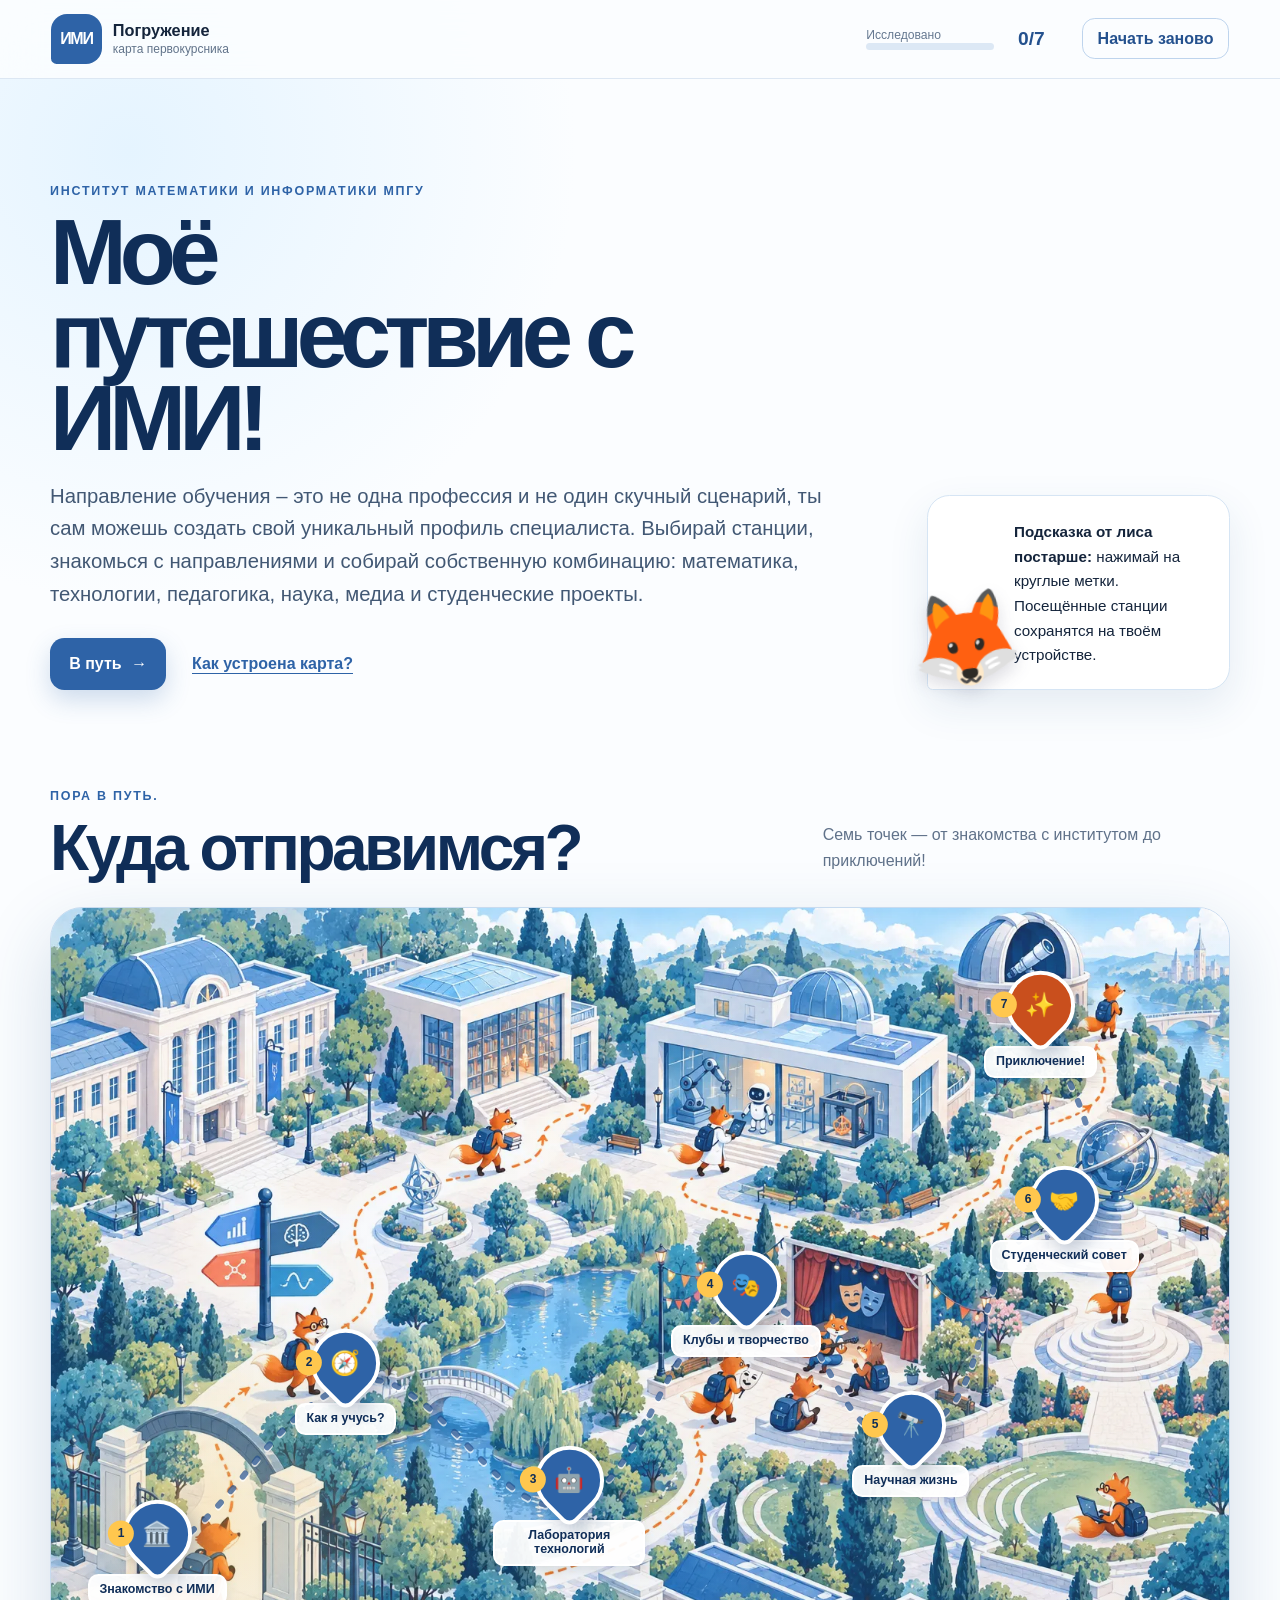
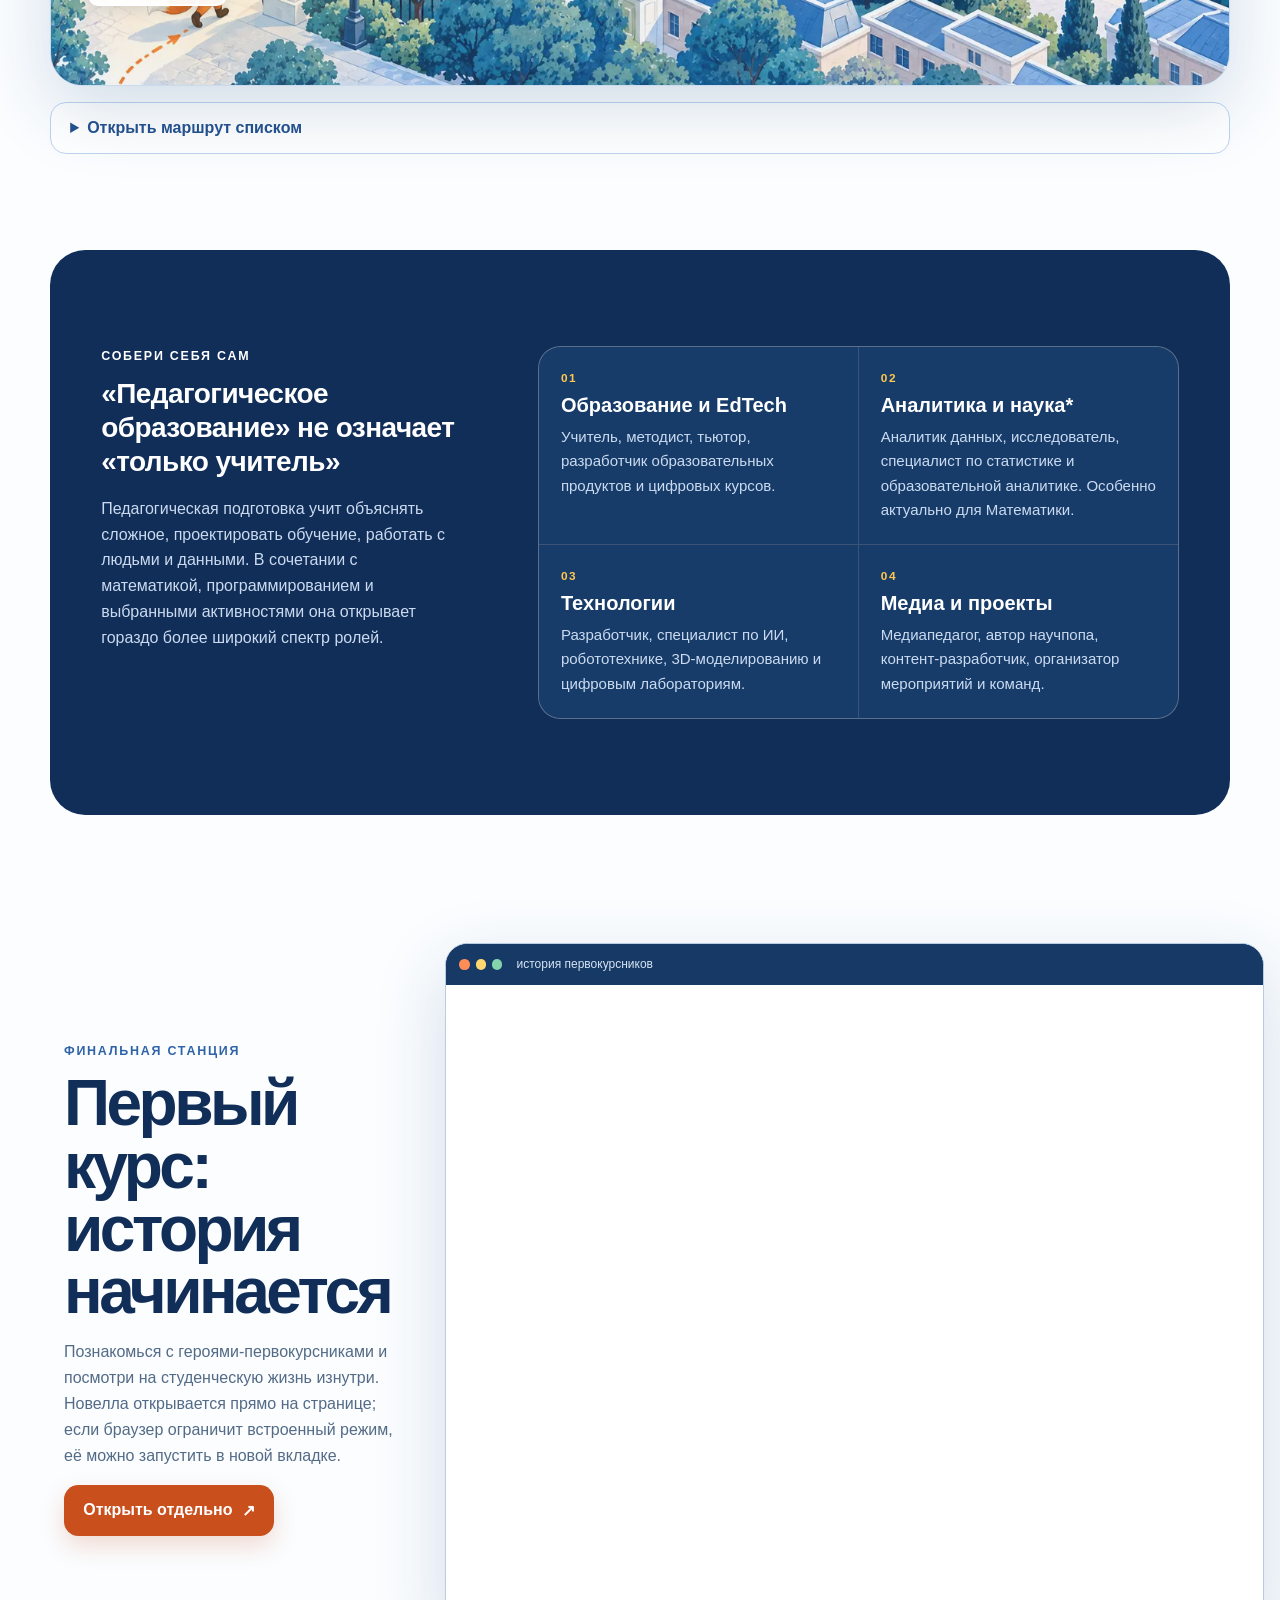
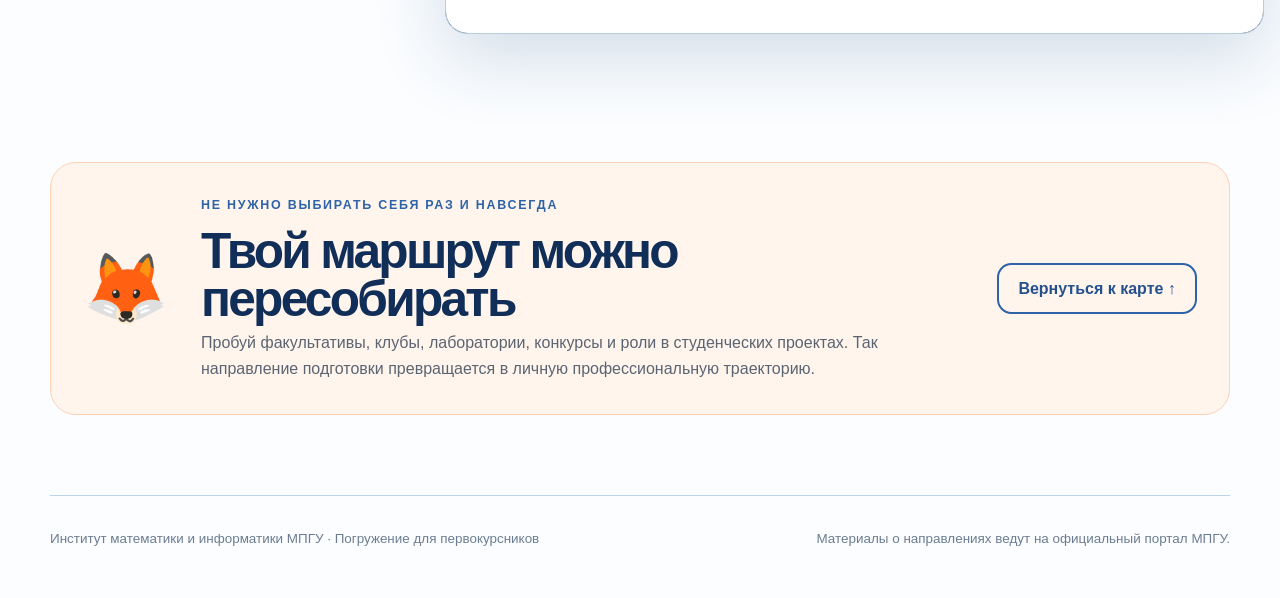
<file: first-year-journey/index.html>
<!doctype html>
<html lang="ru">
<head>
  <meta charset="utf-8">
  <meta name="viewport" content="width=device-width, initial-scale=1">
  <meta name="theme-color" content="#25599b">
  <meta name="description" content="Интерактивная карта возможностей для первокурсников Института математики и информатики МПГУ.">
  <title>Погружение в ИМИ — карта первокурсника</title>
  <link rel="icon" type="image/svg+xml" href="data:image/svg+xml,%3Csvg xmlns='http://www.w3.org/2000/svg' viewBox='0 0 64 64'%3E%3Crect width='64' height='64' rx='16' fill='%2325599b'/%3E%3Cpath d='M13 22 24 9l7 13h2L42 9l9 13-5 23c-7 9-21 9-28 0z' fill='%23f47b35'/%3E%3Cpath d='M21 37c7 5 15 5 22 0-2 12-20 12-22 0' fill='white'/%3E%3Ccircle cx='25' cy='31' r='2'/%3E%3Ccircle cx='39' cy='31' r='2'/%3E%3C/svg%3E">
  <link rel="stylesheet" href="styles.css">
</head>
<body>
  <a class="skip-link" href="#journey-map">К карте путешествия</a>

  <header class="site-header">
    <a class="brand" href="#top" aria-label="В начало">
      <span class="brand-mark" aria-hidden="true">ИМИ</span>
      <span><b>Погружение</b><small>карта первокурсника</small></span>
    </a>
    <div class="route-status" aria-live="polite">
      <span class="route-status__label">Исследовано</span>
      <strong><span id="visited-count">0</span>/7</strong>
      <span class="route-status__bar"><i id="progress-bar"></i></span>
    </div>
    <button class="quiet-button" id="reset-route" type="button">Начать заново</button>
  </header>

  <main id="top">
    <section class="hero" aria-labelledby="hero-title">
      <div class="hero-copy">
        <p class="eyebrow">Институт математики и информатики МПГУ</p>
        <h1 id="hero-title">Моё путешествие с ИМИ!</h1>
        <p class="hero-lead">Направление обучения – это не одна профессия и не один скучный сценарий, ты сам можешь создать свой уникальный профиль специалиста. Выбирай станции, знакомься с направлениями и собирай собственную комбинацию: математика, технологии, педагогика, наука, медиа и студенческие проекты.</p>
        <div class="hero-actions">
          <a class="primary-button" href="#journey-map">В путь <span aria-hidden="true">→</span></a>
          <button class="text-button" type="button" data-open="how">Как устроена карта?</button>
        </div>
      </div>
      <aside class="welcome-note">
        <span class="fox-peek" aria-hidden="true">🦊</span>
        <p><strong>Подсказка от лиса постарше:</strong> нажимай на круглые метки. Посещённые станции сохранятся на твоём устройстве.</p>
      </aside>
    </section>

    <section class="map-section" id="journey-map" aria-labelledby="map-title">
      <div class="section-heading">
        <div>
          <p class="eyebrow">Пора в путь.</p>
          <h2 id="map-title">Куда отправимся?</h2>
        </div>
        <p>Семь точек — от знакомства с институтом до приключений!</p>
      </div>

      <div class="map-frame" aria-label="Интерактивная карта возможностей ИМИ">
        <img class="map-art" src="assets/campus-map.svg" alt="Иллюстрированная карта студенческого городка с лисятами">
        <svg class="route-line" viewBox="0 0 1000 660" preserveAspectRatio="none" aria-hidden="true">
          <path d="M92 548 C158 513 178 438 250 405 S380 533 446 505 S516 355 590 338 S659 474 734 445 S773 300 846 265 S865 150 840 100"/>
        </svg>

        <button class="station station--1" type="button" data-station="start" style="--x:9%;--y:83%">
          <span class="station__pin"><b>1</b><i aria-hidden="true">🏛️</i></span><span class="station__label">Знакомство с ИМИ</span>
        </button>
        <button class="station station--2" type="button" data-station="paths" style="--x:25%;--y:61%">
          <span class="station__pin"><b>2</b><i aria-hidden="true">🧭</i></span><span class="station__label">Как я учусь?</span>
        </button>
        <button class="station station--3" type="button" data-station="lab" style="--x:44%;--y:77%">
          <span class="station__pin"><b>3</b><i aria-hidden="true">🤖</i></span><span class="station__label">Лаборатория технологий</span>
        </button>
        <button class="station station--4" type="button" data-station="clubs" style="--x:59%;--y:51%">
          <span class="station__pin"><b>4</b><i aria-hidden="true">🎭</i></span><span class="station__label">Клубы и творчество</span>
        </button>
        <button class="station station--5" type="button" data-station="science" style="--x:73%;--y:69%">
          <span class="station__pin"><b>5</b><i aria-hidden="true">🔭</i></span><span class="station__label">Научная жизнь</span>
        </button>
        <button class="station station--6" type="button" data-station="council" style="--x:86%;--y:40%">
          <span class="station__pin"><b>6</b><i aria-hidden="true">🤝</i></span><span class="station__label">Студенческий совет</span>
        </button>
        <button class="station station--7 station--final" type="button" data-station="novel" style="--x:84%;--y:15%">
          <span class="station__pin"><b>7</b><i aria-hidden="true">✨</i></span><span class="station__label">Приключение!</span>
        </button>
      </div>

      <details class="route-list">
        <summary>Открыть маршрут списком</summary>
        <div class="route-list__grid">
          <button type="button" data-station="start">1. Знакомство с ИМИ</button>
          <button type="button" data-station="paths">2. Траектории обучения</button>
          <button type="button" data-station="lab">3. Лаборатория технологий</button>
          <button type="button" data-station="clubs">4. Клубы и творчество</button>
          <button type="button" data-station="science">5. Наука и конкурсы</button>
          <button type="button" data-station="council">6. Студенческий совет</button>
          <button type="button" data-station="novel">7. Приключение</button>
        </div>
      </details>
    </section>

    <section class="career-section" aria-labelledby="career-title">
      <div class="career-intro">
        <p class="eyebrow">Собери себя сам</p>
        <p class="career-statement" id="career-title">«Педагогическое образование» не означает «только учитель»</p>
        <p>Педагогическая подготовка учит объяснять сложное, проектировать обучение, работать с людьми и данными. В сочетании с математикой, программированием и выбранными активностями она открывает гораздо более широкий спектр ролей.</p>
      </div>
      <div class="career-grid">
        <article><span>01</span><h3>Образование и EdTech</h3><p>Учитель, методист, тьютор, разработчик образовательных продуктов и цифровых курсов.</p></article>
        <article><span>02</span><h3>Аналитика и наука*</h3><p>Аналитик данных, исследователь, специалист по статистике и образовательной аналитике. Особенно актуально для Математики.</p></article>
        <article><span>03</span><h3>Технологии</h3><p>Разработчик, специалист по ИИ, робототехнике, 3D-моделированию и цифровым лабораториям.</p></article>
        <article><span>04</span><h3>Медиа и проекты</h3><p>Медиапедагог, автор научпопа, контент-разработчик, организатор мероприятий и команд.</p></article>
      </div>
    </section>

    <section class="novel-section" id="visual-novel" aria-labelledby="novel-title">
      <div class="novel-copy">
        <p class="eyebrow">Финальная станция</p>
        <h2 id="novel-title">Первый курс: история начинается</h2>
        <p>Познакомься с героями-первокурсниками и посмотри на студенческую жизнь изнутри. Новелла открывается прямо на странице; если браузер ограничит встроенный режим, её можно запустить в новой вкладке.</p>
        <a class="primary-button primary-button--light" href="https://memeko.github.io/inf-met-novel-pages/" target="_blank" rel="noopener">Открыть отдельно <span aria-hidden="true">↗</span></a>
      </div>
      <div class="novel-browser">
        <div class="novel-browser__bar" aria-hidden="true"><i></i><i></i><i></i><span>история первокурсников</span></div>
        <iframe src="https://memeko.github.io/inf-met-novel-pages/" title="Визуальная новелла о первокурсниках ИМИ" loading="lazy" allow="fullscreen" referrerpolicy="strict-origin-when-cross-origin"></iframe>
      </div>
    </section>

    <section class="finish-section">
      <span class="finish-fox" aria-hidden="true">🦊</span>
      <div>
        <p class="eyebrow">Не нужно выбирать себя раз и навсегда</p>
        <h2>Твой маршрут можно пересобирать</h2>
        <p>Пробуй факультативы, клубы, лаборатории, конкурсы и роли в студенческих проектах. Так направление подготовки превращается в личную профессиональную траекторию.</p>
      </div>
      <a class="outline-button" href="#journey-map">Вернуться к карте ↑</a>
    </section>
  </main>

  <footer>
    <p>Институт математики и информатики МПГУ · Погружение для первокурсников</p>
    <p>Материалы о направлениях ведут на официальный портал МПГУ.</p>
  </footer>

  <dialog class="station-dialog" id="station-dialog" aria-labelledby="dialog-title">
    <button class="dialog-close" type="button" aria-label="Закрыть окно">×</button>
    <div id="dialog-content"></div>
  </dialog>

  <template id="content-how">
    <div class="dialog-kicker">Как пройти погружение</div>
    <h2 id="dialog-title">Карта устроена как свободное путешествие</h2>
    <p>Нажимай на станции в любом порядке. Внутри — короткая справка, идеи для развития и ссылки на программы обучения. После посещения метка получит галочку, а счётчик вверху обновится.</p>
    <div class="tip-box"><b>Важно:</b> задача карты — показать, из каких блоков можно собрать собственный путь.</div>
  </template>

  <template id="content-start">
    <div class="dialog-kicker">Станция 1 · точка старта</div>
    <h2 id="dialog-title">Институт математики и информатики</h2>
    <p>ИМИ вырос из Математического факультета, основанного в 1900 году. Здесь работают учёные, авторы школьных и вузовских учебников и преподаватели-практики.</p>
    <p>Среди выпускников — исследователи, преподаватели вузов, директора школ, специалисты сферы образования и технологий. Институт сотрудничает с зарубежными университетами и соединяет фундаментальную подготовку с проектной работой.</p>
    <div class="tip-box"><b>Первая мысль маршрута:</b> ты поступил не в одну профессию, а в среду, где можно пробовать разные роли.</div>
  </template>

  <template id="content-paths">
    <div class="dialog-kicker">Станция 2 · учебные траектории</div>
    <h2 id="dialog-title">Пять программ — множество комбинаций</h2>
    <p>Открой карточку программы на портале МПГУ и посмотри свой учебный план. Название профиля задаёт основу, а факультативы, практика и проекты помогают сделать её своей. Еще можно записаться на допы!</p>
    <div class="program-list">
      <a href="https://mpgu.su/ob-mpgu/struktura/faculties/matematicheskiy-fakultet/bakalavriat/01-03-01-matematika-profil-prepodavanie-matematiki-bvo-2024/" target="_blank" rel="noopener"><b>01.03.01 Математика</b><span>Преподавание математики · аналитика, исследования, данные, образование</span></a>
      <a href="https://mpgu.su/ob-mpgu/struktura/faculties/matematicheskiy-fakultet/bakalavriat/44-03-01-pedagogicheskoe-obrazovanie-s-dvumja-profiljami-podgotovki-profili-matematika-i-jekonomika-bvo-2024/" target="_blank" rel="noopener"><b>44.03.01 Математика и экономика</b><span>Экономика, аналитика, финансовая грамотность, преподавание</span></a>
      <a href="https://mpgu.su/ob-mpgu/struktura/faculties/matematicheskiy-fakultet/bakalavriat/44-03-01-pedagogicheskoe-obrazovanie-s-dvumja-profiljami-podgotovki-profili-matematika-i-informatika-bvo-2024/" target="_blank" rel="noopener"><b>44.03.01 Информатика и математика</b><span>Программирование, цифровые системы, данные, преподавание</span></a>
      <a href="https://mpgu.su/ob-mpgu/struktura/faculties/matematicheskiy-fakultet/bakalavriat/pedagogicheskoe-obrazovanie-kompjuternye/" target="_blank" rel="noopener"><b>44.03.01 Математика и компьютерные науки</b><span>Разработка, ИИ, исследовательские и инженерные проекты</span></a>
      <a href="https://mpgu.su/ob-mpgu/struktura/faculties/matematicheskiy-fakultet/bakalavriat/pedagogicheskoe-obrazovanie-mediaobrazovanie/" target="_blank" rel="noopener"><b>44.03.01 Математика, информатика и медиаобразование</b><span>Цифровой контент, медиа, EdTech, обучение и коммуникации</span></a>
    </div>
  </template>

  <template id="content-lab">
    <div class="dialog-kicker">Станция 3 · технологии</div>
    <h2 id="dialog-title">Лаборатория робототехники и ИИ</h2>
    <p>Здесь можно заниматься 3D-моделированием, микроэлектроникой и робототехникой, участвовать в разработке проектов и осваивать технологии руками, а не только по конспекту.</p>
    <p>Если хочешь к нам, обратись в педагогический кружок или к Павлову Дмитрию Игоревичу или Салахова Алёне Антоновне из кафедры ТМОМИ.</p>
    <ul class="skill-tags"><li>3D-моделирование</li><li>микроэлектроника</li><li>робототехника</li><li>искусственный интеллект</li><li>командные проекты</li></ul>
    <div class="tip-box"><b>Что добавляется к диплому:</b> инженерное мышление, прототипирование и портфолио проектов.</div>
  </template>

  <template id="content-clubs">
    <div class="dialog-kicker">Станция 4 · вне расписания</div>
    <h2 id="dialog-title">Клубы, сцена и собственные идеи</h2>
    <p>Педагогические клубы развивают профессиональные компетенции через практику и мастер-классы. Творческие объединения позволяют попробовать себя в КВН, студенческом театре и других культурных проектах.</p>
    <p>В университете работает киберспортивный и аниме клубы. В институте есть даже клуб японского языка! А еще мы приглашаем тебя участвовать в олимпиадах и конкурсах или даже написать свою книгу.</p>
    <figure class="dialog-media dialog-media--books">
      <img src="assets/student-books.svg" alt="Книги по программированию и ИТ, написанные студентами и выпускниками ИМИ МПГУ">
      <figcaption>На последних курсах твоя работа может стать настоящей книгой, которую будут читать школьники по всей стране!</figcaption>
    </figure>
    <div class="tip-box"><b>Невидимый результат:</b> командная работа, публичное выступление, лидерство и способность доводить идею до события.</div>
  </template>

  <template id="content-science">
    <div class="dialog-kicker">Станция 5 · исследование</div>
    <h2 id="dialog-title">Научная жизнь и конкурсы</h2>
    <p>Студенты могут участвовать в олимпиадах по программированию, научных сессиях, семинарах, ежегодной «Научной весне», педагогических и проектных конкурсах. Уже сейчас ты можешь: </p>
    <ul class="check-list"><li>представить своё исследование;</li><li>получить обратную связь от экспертов;</li><li>найти тему курсовой или будущего проекта;</li><li>собрать первые публикации и выступления в портфолио.</li></ul>
        <div class="named-opportunities" aria-label="Конкурсы для студентов">
      <h3>Попробуй свои силы</h3>
      <ul>
        <li>Межвузовский студенческий конкурс «Педагогический дебют»</li>
        <li>Межрегиональная олимпиада «Педагогическое будущее России»</li>
        <li>Конкурс для ПППК «Проект по педагогике»</li>
        <li>Творческий конкурс «Выбери свой путь»</li>
      </ul>
    </div>
    <div class="school-program">
      <span class="school-program__icon" aria-hidden="true">🏫</span>
      <div><h3>«Приведи МПГУ в свою школу»</h3><p>Расскажи о МПГУ в своей школе и помоги старшеклассникам познакомиться с университетом. Можно провести квест-игру «МПГУ», экскурсию «Один день в МПГУ», квиз-игру «Новые знания с новым предметом» или встречу «7 шагов к профессии мечты».</p></div>
    </div>
    <div class="tip-box"><b>Можно начать с малого:</b> прийти слушателем на любой кружок или активность, задать один вопрос, а в следующий раз — принести собственную работу.</div>
  </template>

  <template id="content-council">
    <div class="dialog-kicker">Станция 6 · люди рядом</div>
    <h2 id="dialog-title">Студенческий совет</h2>
    <p>Студсовет помогает первокурсникам ориентироваться в новостях, мероприятиях и повседневной жизни института. Здесь можно спросить совета у старших товарищей, предложить инициативу или присоединиться к организации событий.</p>
    <p>Это площадка общения студентов разных курсов — и хороший способ быстрее почувствовать себя частью института.</p>
    <figure class="council-qr">
      <img src="assets/student-council-qr.svg" alt="QR-код группы студенческого совета ИМИ">
      <figcaption><b>Студсовет ИМИ</b><span>Отсканируй QR-код, чтобы вступить в группу.</span></figcaption>
    </figure>
    <div class="tip-box"><b>Если потерялся:</b> это нормальная часть первого курса. Начни с куратора группы или студсовета — в одиночку разгадывать весь университетский лор не требуется.</div>
  </template>

  <template id="content-novel">
    <div class="dialog-kicker">Станция 7 · интерактивная история</div>
    <h2 id="dialog-title">Познакомься с первокурсниками</h2>
    <p>Визуальная новелла показывает первые дни в институте через историю героев и их выборы. Она встроена ниже — можно начать прямо сейчас.</p>
    <button class="primary-button" type="button" data-scroll-novel>Перейти к новелле ↓</button>
  </template>

  <script src="script.js"></script>
</body>
</html>
</file>
<file: first-year-journey/styles.css>
:root {
  --blue-950: #102e58;
  --blue-800: #24518e;
  --blue-700: #2e63a7;
  --blue-500: #6e9bd2;
  --blue-100: #eaf4ff;
  --orange: #ef7335;
  --orange-dark: #c94f1d;
  --yellow: #ffc74e;
  --ink: #14243b;
  --paper: #fbfdff;
  --line: #bed4ed;
  --shadow: 0 24px 70px rgba(29, 75, 128, .18);
  font-family: ui-rounded, "SF Pro Rounded", "Segoe UI", Arial, sans-serif;
  color: var(--ink);
  background: var(--paper);
}

* { box-sizing: border-box; }
html { scroll-behavior: smooth; }
body { margin: 0; min-width: 320px; overflow-x: hidden; background: radial-gradient(circle at 10% 4%, #e5f4ff 0, transparent 28rem), var(--paper); }
button, a { font: inherit; }
button { color: inherit; }
a { color: inherit; }
:focus-visible { outline: 4px solid var(--yellow); outline-offset: 4px; }
.skip-link { position: fixed; left: 1rem; top: -5rem; z-index: 100; padding: .8rem 1rem; background: white; border-radius: .7rem; }
.skip-link:focus { top: 1rem; }

.site-header { position: sticky; top: 0; z-index: 30; display: grid; grid-template-columns: 1fr auto auto; align-items: center; gap: 1.5rem; padding: .85rem clamp(1rem, 4vw, 4.5rem); border-bottom: 1px solid rgba(46, 99, 167, .14); background: rgba(251,253,255,.9); backdrop-filter: blur(18px); }
.brand { display: inline-flex; align-items: center; gap: .7rem; width: max-content; text-decoration: none; }
.brand-mark { display: grid; place-items: center; width: 3.15rem; height: 3.15rem; border-radius: 1rem 1rem 1rem .35rem; color: white; background: var(--blue-700); font-weight: 900; letter-spacing: -.08em; }
.brand b, .brand small { display: block; }
.brand b { font-size: 1.02rem; }
.brand small { margin-top: .12rem; color: #61738a; font-size: .75rem; }
.route-status { display: grid; grid-template-columns: auto auto; gap: .05rem .65rem; align-items: center; min-width: 12rem; }
.route-status__label { font-size: .76rem; color: #667991; }
.route-status strong { grid-row: span 2; grid-column: 2; font-size: 1.2rem; color: var(--blue-800); }
.route-status__bar { display: block; width: 8rem; height: .42rem; overflow: hidden; border-radius: 99px; background: #dce8f5; }
.route-status__bar i { display: block; width: 0; height: 100%; border-radius: inherit; background: linear-gradient(90deg, var(--orange), var(--yellow)); transition: width .35s ease; }
.quiet-button, .text-button { border: 0; background: transparent; font-weight: 750; cursor: pointer; }
.quiet-button { padding: .65rem .9rem; border: 1px solid var(--line); border-radius: .8rem; color: var(--blue-800); }
.quiet-button:hover { background: var(--blue-100); }

main > section, footer { width: min(1180px, calc(100% - 2rem)); margin-inline: auto; }
.hero { display: grid; grid-template-columns: minmax(0, 1.45fr) minmax(17rem, .55fr); gap: clamp(2rem, 6vw, 6rem); align-items: end; padding: clamp(3.4rem, 8vw, 7.5rem) 0 3rem; }
.eyebrow { margin: 0 0 .7rem; color: var(--blue-700); font-size: .78rem; font-weight: 900; letter-spacing: .14em; text-transform: uppercase; }
h1, h2, h3, p { margin-top: 0; }
h1 { max-width: 13ch; margin-bottom: 1.15rem; color: var(--blue-950); font-size: clamp(3.2rem, 7.2vw, 6.6rem); line-height: .9; letter-spacing: -.075em; }
h2 { margin-bottom: 1rem; color: var(--blue-950); font-size: clamp(2.25rem, 5vw, 4.4rem); line-height: .98; letter-spacing: -.055em; }
h3 { font-size: 1.25rem; line-height: 1.12; }
p { line-height: 1.62; }
.hero-lead { max-width: 52rem; margin-bottom: 1.7rem; font-size: clamp(1.05rem, 2vw, 1.27rem); color: #425874; }
.hero-actions { display: flex; flex-wrap: wrap; gap: .8rem; align-items: center; }
.primary-button, .outline-button { display: inline-flex; align-items: center; justify-content: center; gap: .6rem; min-height: 3.2rem; padding: .78rem 1.2rem; border: 0; border-radius: .9rem; text-decoration: none; font-weight: 850; cursor: pointer; }
.primary-button { color: white; background: var(--blue-700); box-shadow: 0 10px 24px rgba(46,99,167,.22); }
.primary-button:hover { background: var(--blue-800); transform: translateY(-2px); }
.text-button { padding: .8rem; color: var(--blue-700); text-decoration: underline; text-underline-offset: .25rem; }
.welcome-note { position: relative; padding: 1.5rem 1.5rem 1.3rem 5.4rem; border: 1px solid #d6e5f4; border-radius: 1.4rem 1.4rem 1.4rem .35rem; background: white; box-shadow: 0 16px 40px rgba(29,75,128,.1); }
.welcome-note p { margin: 0; font-size: .95rem; }
.fox-peek { position: absolute; left: -1.2rem; bottom: -.28rem; font-size: 5.7rem; transform: rotate(-8deg); filter: drop-shadow(0 8px 8px rgba(50,50,80,.15)); }

.map-section { padding: 3rem 0 6rem; }
.section-heading { display: grid; grid-template-columns: 1fr minmax(16rem, .55fr); gap: 2rem; align-items: end; margin-bottom: 1.7rem; }
.section-heading h2 { margin-bottom: 0; }
.section-heading > p { margin-bottom: .35rem; color: #60728a; }
.map-frame { position: relative; aspect-ratio: 1.515 / 1; overflow: hidden; border: 1px solid #c8dbef; border-radius: 2rem; background: linear-gradient(145deg, #dceeff, #fbfdff 48%, #dceeff); box-shadow: var(--shadow); isolation: isolate; }
.map-frame::after { content: ""; position: absolute; inset: 0; z-index: -1; background: radial-gradient(circle at 15% 80%, rgba(255,199,78,.28), transparent 18%), linear-gradient(180deg, transparent, rgba(37,89,155,.05)); pointer-events: none; }
.map-art { position: absolute; z-index: -2; width: 100%; height: 100%; object-fit: cover; opacity: .92; }
.route-line { position: absolute; inset: 0; width: 100%; height: 100%; filter: drop-shadow(0 2px 0 white); }
.route-line path { fill: none; stroke: rgba(36,81,142,.7); stroke-width: 6; stroke-dasharray: 4 15; stroke-linecap: round; vector-effect: non-scaling-stroke; }
.station { position: absolute; left: var(--x); top: var(--y); z-index: 3; display: flex; flex-direction: column; align-items: center; gap: .35rem; width: 10rem; padding: 0; border: 0; background: transparent; cursor: pointer; transform: translate(-50%, -50%); }
.station__pin { position: relative; display: grid; place-items: center; width: 4.3rem; height: 4.3rem; border: 4px solid white; border-radius: 50% 50% 50% 16%; color: white; background: var(--blue-700); box-shadow: 0 8px 18px rgba(20,46,88,.28); transform: rotate(-45deg); transition: transform .18s ease, background .18s ease; }
.station__pin i { font-size: 1.5rem; font-style: normal; transform: rotate(45deg); }
.station__pin b { position: absolute; left: -.52rem; top: -.55rem; display: grid; place-items: center; width: 1.65rem; height: 1.65rem; border-radius: 50%; color: var(--blue-950); background: var(--yellow); font-size: .75rem; transform: rotate(45deg); }
.station__label { max-width: 9.5rem; padding: .43rem .62rem; border: 2px solid white; border-radius: .65rem; background: rgba(255,255,255,.94); color: var(--blue-950); box-shadow: 0 5px 14px rgba(20,46,88,.12); font-size: .78rem; font-weight: 900; line-height: 1.12; }
.station:hover .station__pin, .station:focus-visible .station__pin { background: var(--orange); transform: rotate(-45deg) scale(1.12); }
.station.visited .station__pin { background: var(--orange); }
.station.visited .station__pin::after { content: "✓"; position: absolute; right: -.55rem; bottom: -.45rem; display: grid; place-items: center; width: 1.55rem; height: 1.55rem; border: 3px solid white; border-radius: 50%; color: white; background: #299367; font-size: .75rem; transform: rotate(45deg); }
.station--final .station__pin { background: var(--orange-dark); animation: beacon 2.8s infinite; }
@keyframes beacon { 0%,100% { box-shadow: 0 8px 18px rgba(20,46,88,.28), 0 0 0 0 rgba(239,115,53,.34); } 50% { box-shadow: 0 8px 18px rgba(20,46,88,.28), 0 0 0 18px rgba(239,115,53,0); } }
.route-list { margin-top: 1rem; border: 1px solid var(--line); border-radius: 1rem; background: white; }
.route-list summary { padding: 1rem 1.2rem; color: var(--blue-800); font-weight: 850; cursor: pointer; }
.route-list__grid { display: grid; grid-template-columns: repeat(4, 1fr); gap: .65rem; padding: 0 1rem 1rem; }
.route-list__grid button { padding: .75rem; border: 1px solid var(--line); border-radius: .7rem; text-align: left; background: #f7fbff; cursor: pointer; }
.route-list__grid button:hover { border-color: var(--blue-700); background: var(--blue-100); }

.career-section { display: grid; grid-template-columns: minmax(17rem, .72fr) minmax(0, 1.28fr); gap: clamp(2rem, 6vw, 5.5rem); padding: 6rem clamp(1rem, 4vw, 4rem); border-radius: 2.2rem; color: white; background: var(--blue-950); }
.career-section h2, .career-section .eyebrow { color: white; }
.career-statement { margin: 0 0 1rem; color: white; font-size: clamp(1.25rem, 2.2vw, 1.75rem); font-weight: 800; line-height: 1.22; letter-spacing: -.02em; }
.career-intro p:last-child { margin-bottom: 0; color: #cbdaf0; }
.career-grid { display: grid; grid-template-columns: 1fr 1fr; gap: 1px; overflow: hidden; border: 1px solid rgba(255,255,255,.17); border-radius: 1.4rem; background: rgba(255,255,255,.18); }
.career-grid article { padding: 1.35rem; background: #183c6a; }
.career-grid article span { color: var(--yellow); font-size: .74rem; font-weight: 900; letter-spacing: .14em; }
.career-grid h3 { margin: .5rem 0; color: white; }
.career-grid p { margin: 0; color: #cadbf0; font-size: .94rem; }

.novel-section { display: grid; grid-template-columns: .65fr 1.35fr; gap: 2.2rem; align-items: center; width: min(1320px, calc(100% - 2rem)); padding: 8rem 0; }
.novel-copy { padding-left: clamp(0rem, 5vw, 3rem); }
.novel-copy p:not(.eyebrow) { color: #536b86; }
.primary-button--light { background: var(--orange-dark); box-shadow: 0 10px 24px rgba(201,79,29,.2); }
.primary-button--light:hover { background: #a93b12; }
.novel-browser { overflow: hidden; border: 1px solid #b8cce2; border-radius: 1.4rem; background: #102e58; box-shadow: var(--shadow); }
.novel-browser__bar { display: flex; align-items: center; gap: .38rem; height: 2.6rem; padding: 0 .8rem; color: #d6e4f4; background: #173966; font-size: .75rem; }
.novel-browser__bar i { width: .65rem; height: .65rem; border-radius: 50%; background: #ff8d58; }
.novel-browser__bar i:nth-child(2) { background: #ffd66f; }
.novel-browser__bar i:nth-child(3) { background: #83d3ad; }
.novel-browser__bar span { margin-left: .5rem; }
.novel-browser iframe { display: block; width: 100%; height: min(72vh, 760px); min-height: 520px; border: 0; background: white; }

.finish-section { display: grid; grid-template-columns: auto 1fr auto; gap: 2rem; align-items: center; margin-bottom: 5rem; padding: 2rem; border: 1px solid #ffd0b7; border-radius: 1.6rem; background: #fff5ed; }
.finish-section h2 { margin-bottom: .4rem; font-size: clamp(1.8rem, 4vw, 3.1rem); }
.finish-section p:last-child { margin-bottom: 0; color: #5b6471; }
.finish-fox { font-size: 4.3rem; }
.outline-button { border: 2px solid var(--blue-700); color: var(--blue-800); white-space: nowrap; }
.outline-button:hover { color: white; background: var(--blue-700); }
footer { display: flex; justify-content: space-between; gap: 2rem; padding: 2rem 0 3rem; border-top: 1px solid var(--line); color: #6c7d92; font-size: .84rem; }
footer p { margin: 0; }

.station-dialog { width: min(720px, calc(100% - 2rem)); max-height: min(84vh, 760px); padding: 0; overflow: auto; border: 0; border-radius: 1.5rem; color: var(--ink); background: white; box-shadow: 0 30px 100px rgba(16,46,88,.38); }
.station-dialog::backdrop { background: rgba(12,35,65,.65); backdrop-filter: blur(5px); }
.station-dialog > #dialog-content { padding: clamp(1.5rem, 5vw, 3rem); }
.dialog-close { position: sticky; float: right; top: .8rem; z-index: 2; display: grid; place-items: center; width: 2.65rem; height: 2.65rem; margin: .8rem .8rem 0 0; border: 1px solid var(--line); border-radius: 50%; background: white; font-size: 1.55rem; cursor: pointer; box-shadow: 0 4px 12px rgba(20,46,88,.12); }
.dialog-kicker { margin-bottom: .75rem; color: var(--orange-dark); font-size: .78rem; font-weight: 900; letter-spacing: .12em; text-transform: uppercase; }
.station-dialog h2 { margin-right: 2.5rem; font-size: clamp(2rem, 5vw, 3.25rem); }
.tip-box { margin-top: 1.35rem; padding: 1rem 1.1rem; border-left: 5px solid var(--orange); border-radius: .3rem .8rem .8rem .3rem; background: #fff4ec; line-height: 1.5; }
.program-list { display: grid; gap: .65rem; margin-top: 1.2rem; }
.program-list a { display: grid; gap: .28rem; padding: 1rem 2.6rem 1rem 1rem; border: 1px solid var(--line); border-radius: .9rem; text-decoration: none; background: #f8fbff; position: relative; }
.program-list a::after { content: "↗"; position: absolute; right: 1rem; top: 1rem; color: var(--blue-700); font-weight: 900; }
.program-list a:hover { border-color: var(--blue-700); transform: translateY(-1px); }
.program-list span { color: #5f7188; font-size: .9rem; line-height: 1.4; }
.skill-tags { display: flex; flex-wrap: wrap; gap: .55rem; padding: 0; list-style: none; }
.skill-tags li { padding: .55rem .75rem; border-radius: 99px; color: var(--blue-950); background: var(--blue-100); font-weight: 750; }
.check-list { padding-left: 1.3rem; }
.check-list li { margin-bottom: .55rem; line-height: 1.45; }
.dialog-media { margin: 1.35rem 0; overflow: hidden; border: 1px solid var(--line); border-radius: 1rem; background: #f7fbff; }
.dialog-media img { display: block; width: 100%; height: auto; }
.dialog-media figcaption { padding: .75rem 1rem; color: #526983; font-size: .9rem; line-height: 1.45; }
.named-opportunities { margin: 1.35rem 0; padding: 1.15rem 1.2rem; border-radius: 1rem; background: var(--blue-100); }
.named-opportunities h3, .school-program h3 { margin-bottom: .7rem; color: var(--blue-950); }
.named-opportunities ul { margin: 0; padding-left: 1.25rem; }
.named-opportunities li { margin: .45rem 0; line-height: 1.45; }
.school-program { display: grid; grid-template-columns: auto 1fr; gap: 1rem; align-items: start; margin-top: 1.35rem; padding: 1.2rem; border: 1px solid #ffd0b7; border-radius: 1rem; background: #fff5ed; }
.school-program__icon { font-size: 2.15rem; line-height: 1; }
.school-program p { margin: 0; }
.council-qr { display: grid; grid-template-columns: 9rem 1fr; gap: 1rem; align-items: center; margin: 1.35rem 0; padding: 1rem; border: 1px solid var(--line); border-radius: 1rem; background: #f7fbff; }
.council-qr img { display: block; width: 100%; border-radius: .65rem; background: white; }
.council-qr figcaption { display: grid; gap: .35rem; color: #526983; line-height: 1.45; }
.council-qr figcaption b { color: var(--blue-950); font-size: 1.08rem; }

@media (max-width: 900px) {
  .site-header { grid-template-columns: 1fr auto; }
  .quiet-button { display: none; }
  .hero, .career-section, .novel-section { grid-template-columns: 1fr; }
  .hero { padding-top: 3.7rem; }
  .welcome-note { max-width: 32rem; margin-left: 1.4rem; }
  .career-grid { min-height: 0; }
  .novel-copy { padding-left: 0; }
  .route-list__grid { grid-template-columns: 1fr 1fr; }
  .finish-section { grid-template-columns: auto 1fr; }
  .finish-section .outline-button { grid-column: 2; justify-self: start; }
}

@media (max-width: 680px) {
  .site-header { gap: .7rem; padding-inline: .8rem; }
  .brand small { display: none; }
  .brand-mark { width: 2.65rem; height: 2.65rem; border-radius: .8rem .8rem .8rem .25rem; }
  .route-status { min-width: 8.6rem; }
  .route-status__bar { width: 5.5rem; }
  h1 { font-size: clamp(3rem, 16vw, 4.8rem); }
  .section-heading { grid-template-columns: 1fr; gap: .4rem; }
  .map-frame { display: grid; aspect-ratio: auto; min-height: 0; padding: 1.2rem; gap: .9rem; background: linear-gradient(160deg, #d9edff, #fafdff 60%, #fff1e8); }
  .map-art { opacity: .17; }
  .route-line { display: none; }
  .station { position: relative; left: auto !important; top: auto !important; flex-direction: row; width: 100%; transform: none; }
  .station::after { content: ""; position: absolute; left: 2.1rem; bottom: -.95rem; width: 3px; height: 1rem; background: repeating-linear-gradient(to bottom, var(--blue-500) 0 3px, transparent 3px 6px); }
  .station:last-of-type::after { display: none; }
  .station__pin { flex: 0 0 auto; width: 4rem; height: 4rem; }
  .station__label { max-width: none; flex: 1; padding: .8rem; text-align: left; font-size: .96rem; }
  .route-list { display: none; }
  .career-section { padding: 3rem 1.1rem; border-radius: 1.5rem; }
  .career-grid { grid-template-columns: 1fr; }
  .novel-section { padding: 5rem 0; }
  .novel-browser iframe { min-height: 65vh; }
  .finish-section { grid-template-columns: 1fr; text-align: center; }
  .finish-section .outline-button { grid-column: 1; justify-self: center; }
  .council-qr { grid-template-columns: 7rem 1fr; }
  footer { flex-direction: column; gap: .7rem; }
}

@media (prefers-reduced-motion: reduce) {
  html { scroll-behavior: auto; }
  *, *::before, *::after { animation-duration: .01ms !important; animation-iteration-count: 1 !important; transition-duration: .01ms !important; }
}
</file>
